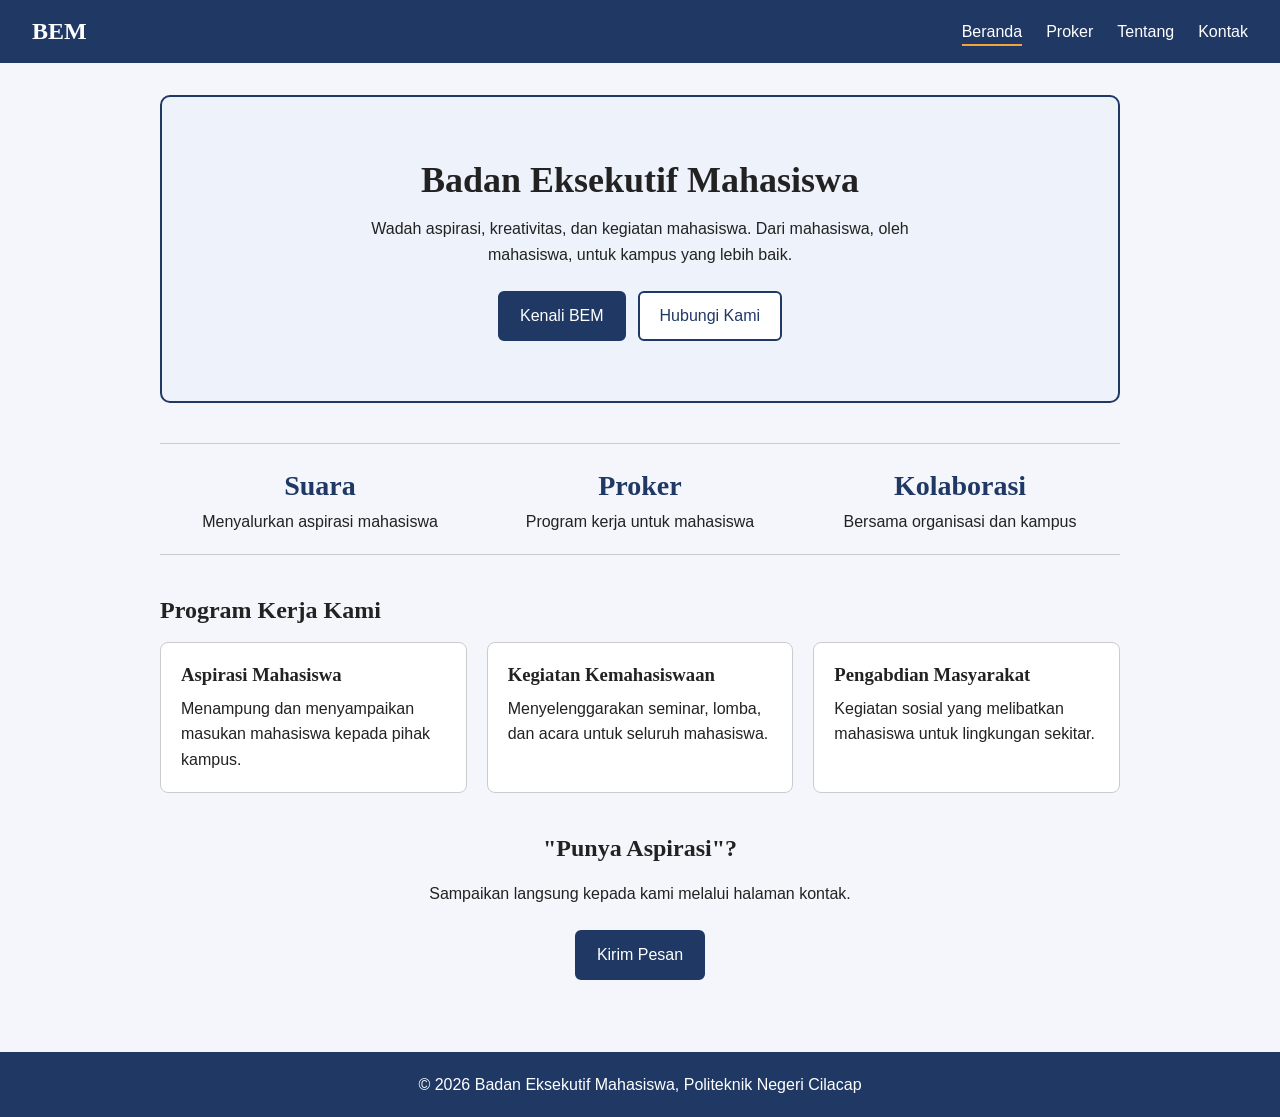
<file: index.html>
<!DOCTYPE html>
<html lang="id">
  <head>
    <meta charset="UTF-8" />
    <meta name="viewport" content="width=device-width, initial-scale=1.0" />
    <title>Beranda BEM</title>
    <link rel="stylesheet" href="style.css" />
  </head>
  <body>
    <header class="navbar">
      <h1 class="logo">BEM</h1>
      <nav>
        <ul class="menu">
          <li><a href="index.html" class="aktif">Beranda</a></li>
          <li><a href="proker.html">Proker</a></li>
          <li><a href="tentang.html">Tentang</a></li>
          <li><a href="kontak.html">Kontak</a></li>
        </ul>
      </nav>
    </header>
    <main>
      <section class="hero">
        <h2>Badan Eksekutif Mahasiswa</h2>
        <p>Wadah aspirasi, kreativitas, dan kegiatan mahasiswa. Dari mahasiswa, oleh mahasiswa, untuk kampus yang lebih baik.</p>
        <div class="hero-aksi">
          <a class="tombol" href="tentang.html">Kenali BEM</a>
          <a class="tombol tombol-sekunder" href="kontak.html">Hubungi Kami</a>
        </div>
      </section>
      <section class="ringkasan">
        <div class="kotak-angka">
          <b>Suara</b>
          <p>Menyalurkan aspirasi mahasiswa</p>
        </div>
        <div class="kotak-angka">
          <b>Proker</b>
          <p>Program kerja untuk mahasiswa</p>
        </div>
        <div class="kotak-angka">
          <b>Kolaborasi</b>
          <p>Bersama organisasi dan kampus</p>
        </div>
      </section>
      <section>
        <h2>Program Kerja Kami</h2>
        <div class="card-grid">
          <article class="card">
            <h3>Aspirasi Mahasiswa</h3>
            <p>Menampung dan menyampaikan masukan mahasiswa kepada pihak kampus.</p>
          </article>
          <article class="card">
            <h3>Kegiatan Kemahasiswaan</h3>
            <p>Menyelenggarakan seminar, lomba, dan acara untuk seluruh mahasiswa.</p>
          </article>
          <article class="card">
            <h3>Pengabdian Masyarakat</h3>
            <p>Kegiatan sosial yang melibatkan mahasiswa untuk lingkungan sekitar.</p>
          </article>
        </div>
      </section>
      <section class="ajakan">
        <h2>"Punya Aspirasi"?</h2>
        <p>Sampaikan langsung kepada kami melalui halaman kontak.</p>
        <div class="hero-aksi">
          <a class="tombol" href="kontak.html">Kirim Pesan</a>
        </div>
      </section>
    </main>
    <footer>
      <p>&copy; 2026 Badan Eksekutif Mahasiswa, Politeknik Negeri Cilacap</p>
    </footer>
    <script src="script.js"></script>
  </body>
</html>
</file>
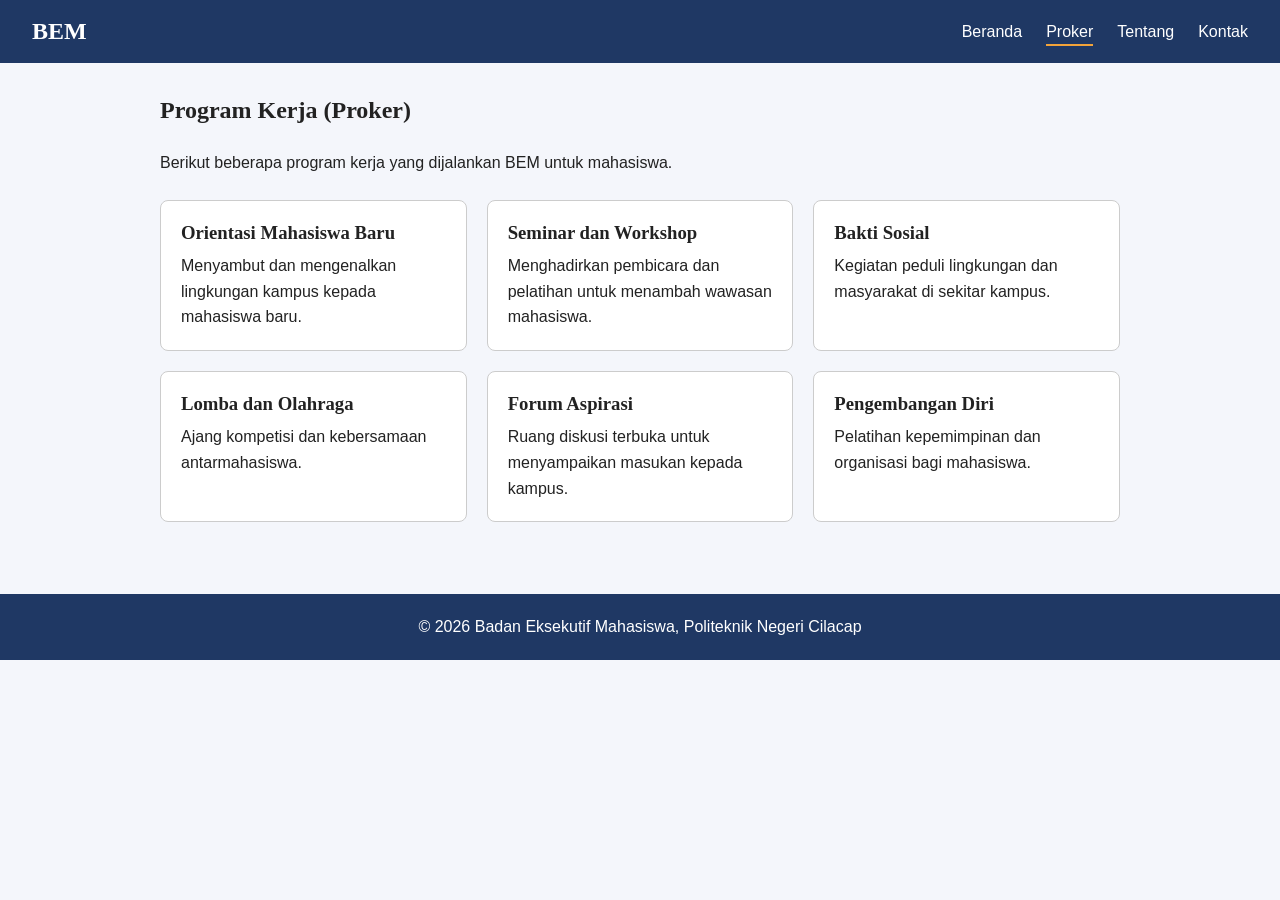
<file: proker.html>
<!DOCTYPE html>
<html lang="id">
  <head>
    <meta charset="UTF-8" />
    <meta name="viewport" content="width=device-width, initial-scale=1.0" />
    <title>Proker BEM</title>
    <link rel="stylesheet" href="style.css" />
  </head>
  <body>
    <header class="navbar">
      <h1 class="logo">BEM</h1>
      <nav>
        <ul class="menu">
          <li><a href="index.html">Beranda</a></li>
          <li><a href="proker.html" class="aktif">Proker</a></li>
          <li><a href="tentang.html">Tentang</a></li>
          <li><a href="kontak.html">Kontak</a></li>
        </ul>
      </nav>
    </header>
    <main>
      <h2 class="judul-halaman">Program Kerja (Proker)</h2>
      <p class="pengantar">Berikut beberapa program kerja yang dijalankan BEM untuk mahasiswa.</p>

      <section>
        <div class="card-grid">
          <article class="card">
            <h3>Orientasi Mahasiswa Baru</h3>
            <p>Menyambut dan mengenalkan lingkungan kampus kepada mahasiswa baru.</p>
          </article>
          <article class="card">
            <h3>Seminar dan Workshop</h3>
            <p>Menghadirkan pembicara dan pelatihan untuk menambah wawasan mahasiswa.</p>
          </article>
          <article class="card">
            <h3>Bakti Sosial</h3>
            <p>Kegiatan peduli lingkungan dan masyarakat di sekitar kampus.</p>
          </article>
          <article class="card">
            <h3>Lomba dan Olahraga</h3>
            <p>Ajang kompetisi dan kebersamaan antarmahasiswa.</p>
          </article>
          <article class="card">
            <h3>Forum Aspirasi</h3>
            <p>Ruang diskusi terbuka untuk menyampaikan masukan kepada kampus.</p>
          </article>
          <article class="card">
            <h3>Pengembangan Diri</h3>
            <p>Pelatihan kepemimpinan dan organisasi bagi mahasiswa.</p>
          </article>
        </div>
      </section>
    </main>
    <footer>
      <p>&copy; 2026 Badan Eksekutif Mahasiswa, Politeknik Negeri Cilacap</p>
    </footer>

    <script src="script.js"></script>
  </body>
</html>
</file>
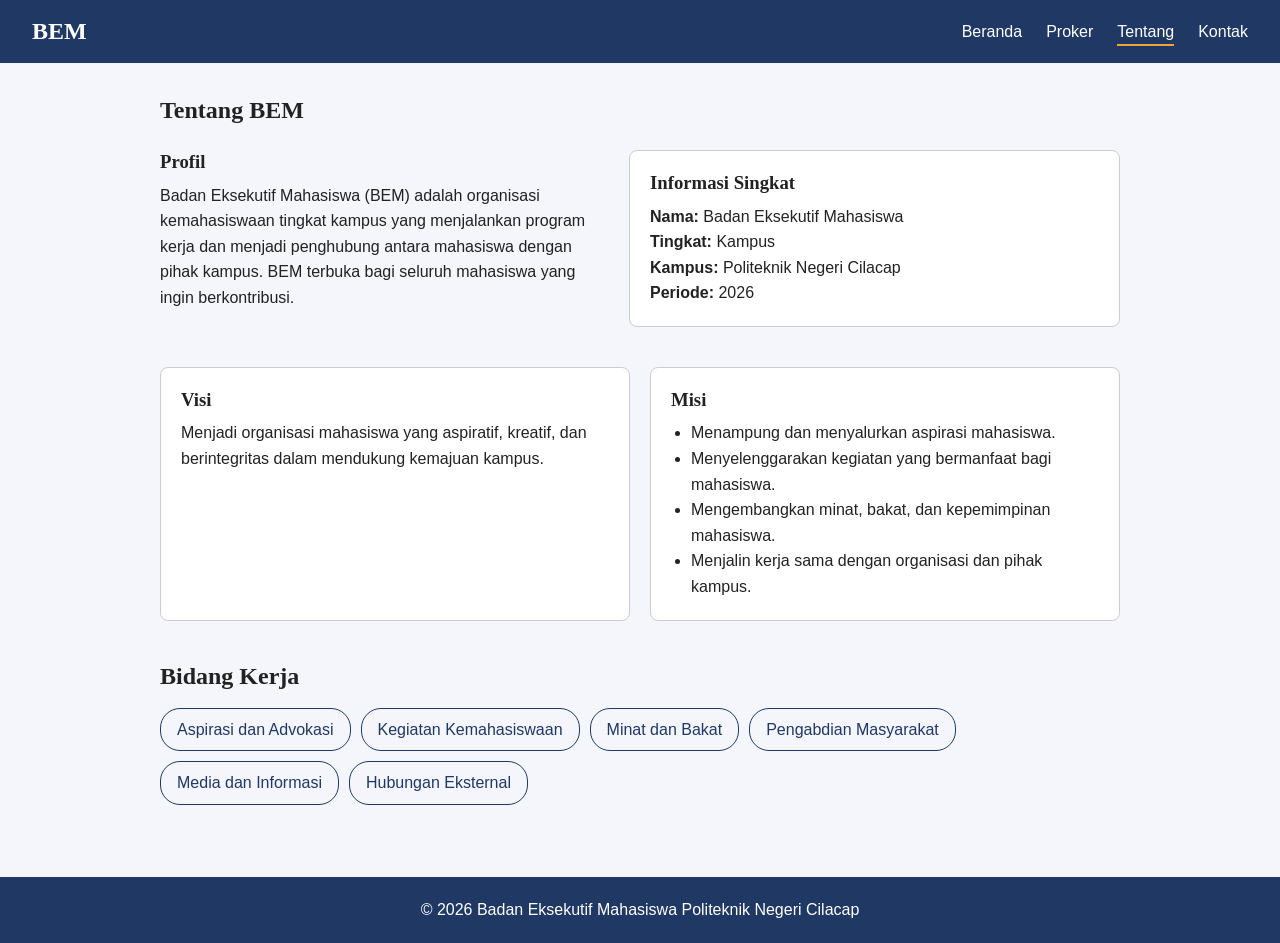
<file: tentang.html>
<!DOCTYPE html>
<html lang="id">
  <head>
    <meta charset="UTF-8" />
    <meta name="viewport" content="width=device-width, initial-scale=1.0"/>
    <title>Tentang BEM</title>
    <link rel="stylesheet" href="style.css"/>
  </head>
  <body>
    <header class="navbar">
      <h1 class="logo">BEM</h1>
      <nav>
        <ul class="menu">
          <li><a href="index.html">Beranda</a></li>
          <li><a href="proker.html">Proker</a></li>
          <li><a href="tentang.html" class="aktif">Tentang</a></li>
          <li><a href="kontak.html">Kontak</a></li>
        </ul>
      </nav>
    </header>
    <main>
      <h2 class="judul-halaman">Tentang BEM</h2>
      <section class="dua-kolom">
        <div class="kolom">
          <h3>Profil</h3>
          <p>Badan Eksekutif Mahasiswa (BEM) adalah organisasi kemahasiswaan tingkat kampus yang menjalankan program kerja dan menjadi penghubung antara mahasiswa dengan pihak kampus. BEM terbuka bagi seluruh mahasiswa yang ingin berkontribusi.</p>
        </div>
        <aside class="kolom card">
          <h3>Informasi Singkat</h3>
          <p><b>Nama:</b> Badan Eksekutif Mahasiswa</p>
          <p><b>Tingkat:</b> Kampus</p>
          <p><b>Kampus:</b> Politeknik Negeri Cilacap</p>
          <p><b>Periode:</b> 2026</p>
        </aside>
      </section>
      <section class="dua-kolom">
        <article class="kolom card">
          <h3>Visi</h3>
          <p>Menjadi organisasi mahasiswa yang aspiratif, kreatif, dan berintegritas dalam mendukung kemajuan kampus.</p>
        </article>
        <article class="kolom card">
          <h3>Misi</h3>
          <ul class="daftar">
            <li>Menampung dan menyalurkan aspirasi mahasiswa.</li>
            <li>Menyelenggarakan kegiatan yang bermanfaat bagi mahasiswa.</li>
            <li>Mengembangkan minat, bakat, dan kepemimpinan mahasiswa.</li>
            <li>Menjalin kerja sama dengan organisasi dan pihak kampus.</li>
          </ul>
        </article>
      </section>
      <section>
        <h2>Bidang Kerja</h2>
        <ul class="bidang">
          <li>Aspirasi dan Advokasi</li>
          <li>Kegiatan Kemahasiswaan</li>
          <li>Minat dan Bakat</li>
          <li>Pengabdian Masyarakat</li>
          <li>Media dan Informasi</li>
          <li>Hubungan Eksternal</li>
        </ul>
      </section>
    </main>
    <footer>
      <p>&copy; 2026 Badan Eksekutif Mahasiswa Politeknik Negeri Cilacap</p>
    </footer>
    <script src="script.js"></script>
  </body>
</html>
</file>
<file: style.css>
* { margin: 0; padding: 0; box-sizing: border-box; }

body {
  font-family: Arial, sans-serif;
  color: #222222;
  background-color: #f4f6fb;
  line-height: 1.6;
}

h1, h2, h3 { font-family: Georgia, serif; line-height: 1.3; }

/* Navbar (Flexbox) */
.navbar {
  display: flex;
  justify-content: space-between;
  align-items: center;
  flex-wrap: wrap;
  gap: 12px;
  padding: 16px 32px;
  background-color: #1f3864;
  color: white;
}
.logo { font-size: 24px; }
.menu { display: flex; gap: 24px; list-style: none; }
.menu a { color: white; text-decoration: none; padding-bottom: 4px; }
.menu a:hover { text-decoration: underline; }
.menu a.aktif { border-bottom: 2px solid #f2a33a; }

main { max-width: 1000px; margin: 0 auto; padding: 32px 20px; }
section { margin-bottom: 40px; }
section h2 { margin-bottom: 16px; }
.judul-halaman { margin-bottom: 24px; }

/* Card dan Grid */
.card-grid {
  display: grid;
  grid-template-columns: repeat(3, 1fr);
  gap: 20px;
}
.card {
  background-color: white;
  border: 1px solid #cccccc;
  border-radius: 8px;
  padding: 20px;
}
.card h3 { margin-bottom: 8px; }

/* Dua kolom (Flexbox) */
.dua-kolom { display: flex; gap: 20px; }
.kolom { flex: 1; }
.dua-kolom h3 { margin-bottom: 8px; }
.daftar { padding-left: 20px; }

/* Tombol */
.tombol {
  padding: 10px 20px;
  border: 2px solid #1f3864;
  border-radius: 6px;
  background-color: #1f3864;
  color: white;
  font-size: 16px;
  text-decoration: none;
  cursor: pointer;
}
.tombol:hover { background-color: #2c4f8f; border-color: #2c4f8f; }
.tombol-sekunder { background-color: white; color: #1f3864; }
.tombol-sekunder:hover { background-color: #1f3864; color: white; }

/* Footer */
footer {
  padding: 20px 32px;
  text-align: center;
  background-color: #1f3864;
  color: white;
}

/* BAGIAN BERANDA */
.hero {
  padding: 60px 32px;
  text-align: center;
  background-color: #eef3fb;
  border: 2px solid #1f3864;
  border-radius: 10px;
}
.hero h2 { font-size: 36px; margin-bottom: 12px; }
.hero p { max-width: 600px; margin: 0 auto; }
.hero-aksi { display: flex; justify-content: center; gap: 12px; margin-top: 24px; }

.ringkasan {
  display: flex;
  border-top: 1px solid #cccccc;
  border-bottom: 1px solid #cccccc;
}
.kotak-angka { flex: 1; padding: 20px; display: flex; flex-direction: column; text-align: center; }
.kotak-angka b { font-family: Georgia, serif; font-size: 28px; color: #1f3864; }

.ajakan { text-align: center; }
.ajakan p { margin-bottom: 16px; }

/* BAGIAN TENTANG*/
.bidang { display: flex; flex-wrap: wrap; gap: 10px; list-style: none; }
.bidang li {
  padding: 8px 16px;
  border: 1px solid #1f3864;
  border-radius: 20px;
  color: #1f3864;
}

/*BAGIAN PROKER*/
.pengantar { margin-bottom: 24px; }

/*BAGIAN KONTAK*/
.info-baris {
  display: flex;
  gap: 16px;
  padding: 10px 0;
  border-bottom: 1px solid #cccccc;
}
.info-baris b { width: 110px; }

.form-kontak label { display: block; margin-top: 12px; margin-bottom: 4px; font-weight: bold; }
.form-kontak input,
.form-kontak textarea {
  width: 100%;
  padding: 10px 12px;
  font-family: Arial, sans-serif;
  font-size: 16px;
  border: 1px solid #cccccc;
  border-radius: 6px;
}
.form-kontak .tombol { margin-top: 16px; }
#status-form { margin-top: 12px; font-weight: bold; }

.pengurus-grid {
  display: grid;
  grid-template-columns: repeat(2, 1fr);
  gap: 20px;
}
.avatar {
  width: 52px;
  height: 52px;
  border-radius: 50%;
  display: flex;
  align-items: center;
  justify-content: center;
  margin-bottom: 12px;
  background-color: #1f3864;
  color: white;
  font-weight: bold;
}

/* RESPONSIVE */
@media (max-width: 768px) {
  .card-grid { grid-template-columns: repeat(2, 1fr); }
  .dua-kolom { flex-direction: column; }
  .ringkasan { flex-direction: column; }
  .hero h2 { font-size: 30px; }
}

@media (max-width: 480px) {
  .navbar { flex-direction: column; }
  .menu { gap: 14px; }
  .card-grid { grid-template-columns: 1fr; }
  .pengurus-grid { grid-template-columns: 1fr; }
  .hero { padding: 40px 20px; }
  .hero-aksi { flex-direction: column; align-items: center; }
  .info-baris { flex-direction: column; gap: 2px; }
}
</file>
